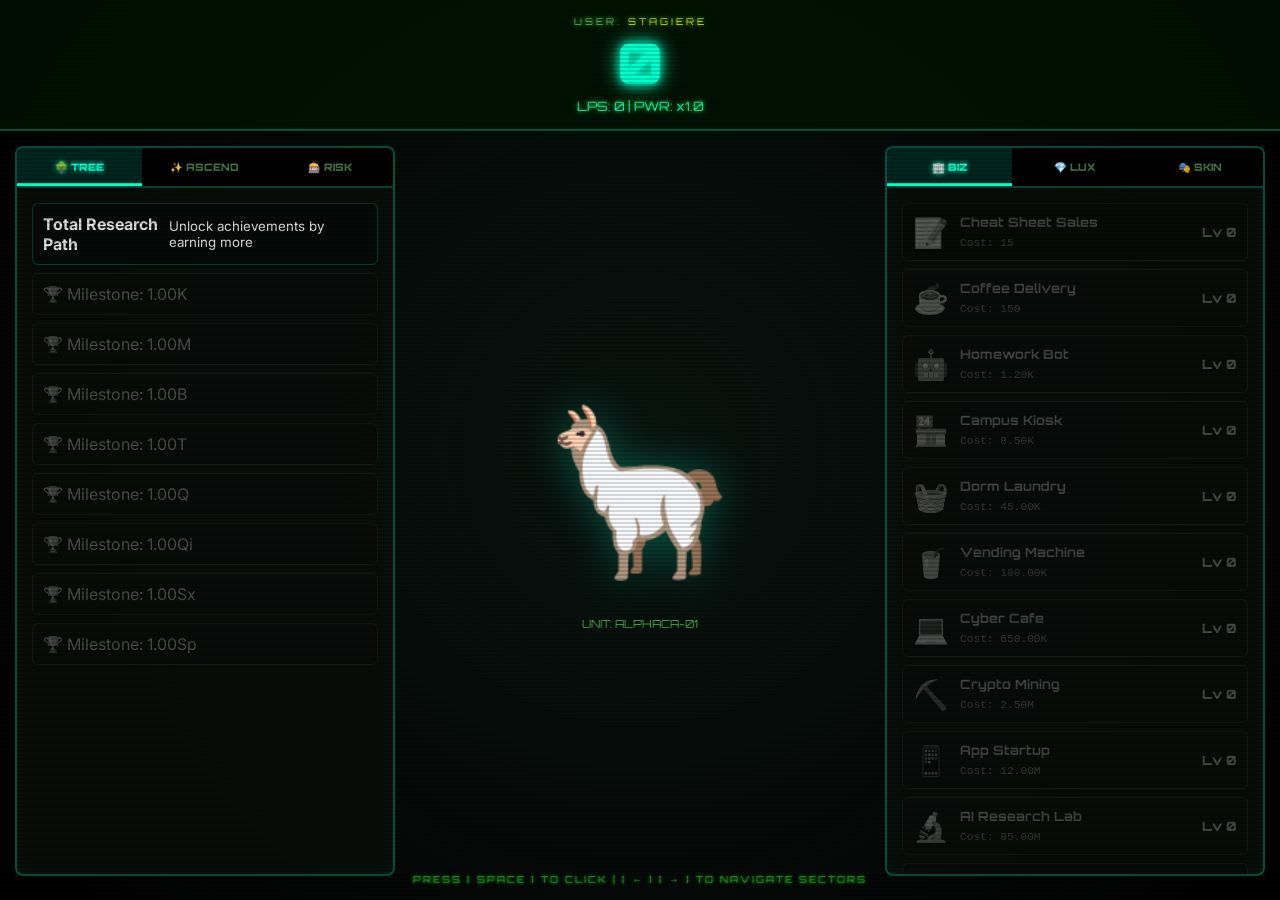
<file: game.html>
<!DOCTYPE html>
<html lang="ru">
<head>
    <meta charset="UTF-8">
    <meta name="viewport" content="width=device-width, initial-scale=1.0, maximum-scale=1.0, user-scalable=no">
    <title>Stanford Neural Link: Project LLAMA [RETRO OS]</title>
    <link href="https://fonts.googleapis.com/css2?family=Orbitron:wght@400;700;900&family=Inter:wght@300;400;700;900&display=swap" rel="stylesheet">
    <style>
        :root {
            --neon: #00ffcc; --accent: #ff0055; --gold: #ffd700; --bg: #020202;
            --glass: rgba(10, 15, 10, 0.85); --border: rgba(0, 255, 204, 0.3);
            --st-red: #8c1515;
            --terminal-green: #33ff33;
        }
        body {
            margin: 0; background: var(--bg); color: #e0e0e0; font-family: 'Inter', sans-serif;
            overflow: hidden; height: 100vh; display: flex; flex-direction: column;
            background-image: radial-gradient(circle at 50% 50%, #0a1510 0%, var(--bg) 90%);
        }

        /* RETRO CRT SCANLINES EFFECT */
        .scanlines {
            position: fixed; top: 0; left: 0; width: 100vw; height: 100vh;
            background: linear-gradient(rgba(18, 16, 16, 0) 50%, rgba(0, 0, 0, 0.25) 50%);
            background-size: 100% 4px; z-index: 9999; pointer-events: none;
            opacity: 0.6;
        }

        /* Panic Mask */
        #panic-overlay {
            display: none; position: fixed; inset: 0; background: #000; z-index: 999999;
            flex-direction: column; align-items: flex-start; justify-content: flex-start; color: var(--terminal-green);
            font-family: 'Courier New', Courier, monospace; padding: 20px;
        }

        /* Rage Animation */
        @keyframes shake {
            0% { transform: translate(0,0); }
            25% { transform: translate(-3px, 3px); filter: hue-rotate(15deg) contrast(1.5); }
            50% { transform: translate(3px, -3px); }
            100% { transform: translate(0,0); }
        }
        .rage-active { animation: shake 0.05s infinite; border: 2px solid var(--accent) !important; box-shadow: inset 0 0 50px rgba(255,0,85,0.3); }

        header { 
            padding: 15px; text-align: center; border-bottom: 2px solid var(--border); 
            background: rgba(0,20,0,0.8); text-shadow: 0 0 5px var(--terminal-green);
        }
        #score {
            font-family: 'Orbitron'; font-size: 3.5rem; margin: 0; font-weight: 900;
            color: var(--neon); text-shadow: 0 0 10px var(--neon), 0 0 20px var(--neon);
        }

        .main-grid {
            display: grid; grid-template-columns: 380px 1fr 380px; gap: 15px;
            padding: 15px; height: calc(100vh - 140px); box-sizing: border-box;
            position: relative; z-index: 10;
        }

        .panel { 
            background: var(--glass); border: 2px solid var(--border); border-radius: 8px; 
            display: flex; flex-direction: column; overflow: hidden;
            box-shadow: inset 0 0 15px rgba(0,255,204,0.05);
        }
        .tab-nav { display: flex; background: #000; border-bottom: 2px solid var(--border); }
        .tab-btn { 
            flex: 1; padding: 12px; background: none; border: none; color: #447744; 
            font-family: 'Orbitron'; font-size: 0.65rem; cursor: pointer; transition: 0.2s; 
            font-weight: 900; text-transform: uppercase;
        }
        .tab-btn.active { color: var(--neon); background: rgba(0,255,204,0.15); box-shadow: inset 0 -3px 0 var(--neon); text-shadow: 0 0 5px var(--neon); }
        
        .tab-content { display: none; padding: 15px; overflow-y: auto; flex: 1; scrollbar-width: none; }
        .tab-content.active { display: block; }

        /* Stage & Llama */
        #stage { display: flex; flex-direction: column; justify-content: center; align-items: center; position: relative; }
        #llama-main { 
            font-size: 160px; cursor: pointer; user-select: none; transition: transform 0.05s; z-index: 5;
            filter: drop-shadow(0 0 20px rgba(0, 255, 204, 0.3));
        }
        #llama-main:active { transform: scale(0.9); filter: brightness(1.5) drop-shadow(0 0 40px var(--neon)); }

        /* Cards Design */
        .card { 
            background: #050a08; border: 1px solid rgba(0,255,204,0.2); 
            border-radius: 6px; padding: 10px; margin-bottom: 8px; display: flex; 
            align-items: center; cursor: pointer; transition: 0.1s;
        }
        .card:hover { border-color: var(--neon); background: rgba(0,255,204,0.1); transform: translateX(3px); }
        .card.locked { opacity: 0.3; filter: grayscale(1); pointer-events: none; border-color: #333; }
        .b-icon { font-size: 1.8rem; margin-right: 12px; width: 35px; text-align: center; }
        .b-info { flex: 1; }
        .b-info b { display: block; font-family: 'Orbitron'; color: var(--neon); font-size: 0.8rem; }
        .b-info small { color: #5aa; font-size: 0.7rem; font-family: 'Courier New', Courier, monospace; }
        .b-lvl { color: var(--gold); font-family: 'Orbitron'; font-size: 0.8rem; font-weight: 900; }

        /* Casino Styles */
        .game-box { background: rgba(0,0,0,0.5); border: 1px dashed var(--border); border-radius: 8px; padding: 10px; margin-bottom: 15px; }
        .btn { background: var(--neon); color: #000; border: none; padding: 10px; border-radius: 4px; font-weight: 900; font-family: 'Orbitron'; cursor: pointer; width: 100%; font-size: 0.75rem; margin-top: 5px; text-transform: uppercase; transition: 0.2s; }
        .btn:hover { filter: brightness(1.2); }
        .btn:active { transform: scale(0.95); }
        
        .slots-row { display: flex; justify-content: center; gap: 8px; margin: 10px 0; }
        .slot-item { background: #000; width: 50px; height: 50px; display: flex; align-items: center; justify-content: center; border-radius: 6px; border: 1px solid var(--border); font-size: 1.8rem; text-shadow: none; }
        
        .mines-grid { display: grid; grid-template-columns: repeat(3, 1fr); gap: 5px; margin: 10px 0; }
        .mine-cell { background: #0a0a0a; height: 45px; border-radius: 4px; display: flex; align-items: center; justify-content: center; cursor: pointer; border: 1px solid #222; font-size: 1.2rem; }
        .mine-cell:hover { background: #111; border-color: var(--neon); }

        /* Floating Nav Info */
        .nav-hint { 
            position: fixed; bottom: 15px; left: 50%; transform: translateX(-50%);
            font-family: 'Orbitron'; font-size: 0.6rem; color: #383; letter-spacing: 2px;
            text-shadow: 0 0 3px #0f0; z-index: 10;
        }

        #notif { 
            position: fixed; top: -100px; left: 50%; transform: translateX(-50%); 
            background: #000; border: 2px solid var(--gold); padding: 12px 25px; 
            border-radius: 8px; z-index: 10000; transition: 0.4s cubic-bezier(0.175, 0.885, 0.32, 1.275);
            display: flex; align-items: center; gap: 15px; box-shadow: 0 0 20px rgba(255,215,0,0.3);
            font-family: 'Orbitron';
        }
        #notif.show { top: 20px; }
        
        .float-text { position: fixed; font-family: 'Orbitron'; font-weight: 900; pointer-events: none; animation: floatUp 0.6s ease-out forwards; z-index: 1000; font-size: 1.2rem; text-shadow: 0 0 5px var(--neon); }
        @keyframes floatUp { 0% { opacity: 1; transform: translateY(0) scale(1.2); } 100% { opacity: 0; transform: translateY(-80px) scale(0.8); } }
    </style>
</head>
<body id="game-body">

<div class="scanlines"></div>

<div id="panic-overlay">
    <h2>STANFORD OS v1.0.4</h2>
    <p>> Root access required.</p>
    <p>> Terminal locked. Input key:</p>
    <input type="text" id="panic-input" style="background:transparent; border:none; border-bottom:1px solid #3f3; color:#3f3; outline:none; font-family:monospace; font-size:1.2rem;" autofocus autocomplete="off">
</div>

<div id="notif"><span id="n-icon" style="font-size:1.5rem">🏆</span> <div><b id="n-title" style="color:var(--gold)">ACHIEVEMENT</b><br><small id="n-desc" style="color:#aaa;">Milestone reached</small></div></div>

<header>
    <div style="font-family:'Orbitron'; font-size:0.6rem; color:#6a6; letter-spacing: 3px;">USER: <span id="rank-name" style="color:var(--gold)">STAGIERE</span></div>
    <h1 id="score">0</h1>
    <div style="font-family:'Orbitron'; font-size:0.8rem; color:var(--neon)">
        LPS: <span id="lps-val">0</span> | PWR: x<span id="click-val">1.0</span>
        <span id="rage-ui" style="color:var(--accent); display:none; margin-left:10px; text-shadow: 0 0 5px red;">[ OVERLOAD ]</span>
    </div>
</header>

<div class="main-grid">
    <div class="panel">
        <div class="tab-nav">
            <button class="tab-btn active" onclick="tab('L', 't-tree')">🌳 TREE</button>
            <button class="tab-btn" onclick="tab('L', 't-legacy')">✨ ASCEND</button>
            <button class="tab-btn" onclick="tab('L', 't-casino')">🎰 RISK</button>
        </div>
        
        <div id="t-tree" class="tab-content active"><div id="tree-list"></div></div>
        
        <div id="t-legacy" class="tab-content">
            <h2 style="color:var(--gold); font-family:'Orbitron';">Legacy Protocol</h2>
            <p style="font-size:0.8rem; color:#888;">Сбросьте систему. Вы получите <b>Золотое Руно</b>. Каждый уровень даёт +100% к силе клика навсегда.</p>
            <div id="leg-avail" style="font-size:1.2rem; color:var(--neon); margin:20px 0; font-family:'Orbitron'">Available: +0</div>
            <button class="btn" style="background:var(--gold); color:black;" onclick="prestige()">ASCEND NOW</button>
        </div>
        
        <div id="t-casino" class="tab-content">
            <p style="color:var(--gold); font-size:0.7rem; font-family:'Orbitron';">UNAUTHORIZED GAMBLING PORTAL</p>
            
            <div class="game-box">
                <b style="color:var(--gold); font-family:'Orbitron';">🎰 NEURAL SLOTS</b>
                <div class="slots-row"><div class="slot-item" id="sl1">💎</div><div class="slot-item" id="sl2">💎</div><div class="slot-item" id="sl3">💎</div></div>
                <button class="btn" onclick="playSlots()">SPIN (-2,000)</button>
            </div>
            
            <div class="game-box">
                <div style="display:flex; justify-content:space-between; font-family:'Orbitron';"><b>💣 DATA MINES</b> <span id="m-mult" style="color:var(--neon)">x1.0</span></div>
                <div class="mines-grid" id="m-grid"></div>
                <button id="m-start" class="btn" onclick="startMines()">STAKE (-5,000)</button>
                <button id="m-cash" class="btn" style="display:none; background:var(--gold)" onclick="cashMines()">CASH OUT</button>
            </div>
            
            <div class="game-box">
                <b style="font-family:'Orbitron';">🔴 ROULETTE</b>
                <div id="r-res" style="text-align:center; padding:10px; border:1px solid var(--border); margin:5px 0; font-family:'Orbitron'; background:#000;">READY</div>
                <div style="display:grid; grid-template-columns:1fr 1fr; gap:5px;">
                    <button class="btn" style="background:#ff0055; color:white" onclick="playRoulette('red')">RED</button>
                    <button class="btn" style="background:#222; color:white; border: 1px solid #444;" onclick="playRoulette('black')">BLACK</button>
                </div>
            </div>
        </div>
    </div>

    <div id="stage">
        <div id="llama-main" onclick="tap(event)">🦙</div>
        <div style="margin-top:30px; font-family:'Orbitron'; font-size:0.7rem; color:#4a4;" id="skin-label">UNIT: ALPHACA-01</div>
    </div>

    <div class="panel">
        <div class="tab-nav">
            <button class="tab-btn active" onclick="tab('R', 't-biz')">🏢 BIZ</button>
            <button class="tab-btn" onclick="tab('R', 't-lux')">💎 LUX</button>
            <button class="tab-btn" onclick="tab('R', 't-skins')">🎭 SKIN</button>
        </div>
        <div id="t-biz" class="tab-content active"><div id="biz-list"></div></div>
        <div id="t-lux" class="tab-content"><div id="lux-list"></div></div>
        <div id="t-skins" class="tab-content"><div id="skin-list"></div></div>
    </div>
</div>

<div class="nav-hint">PRESS [ SPACE ] TO CLICK | [ ← ] [ → ] TO NAVIGATE SECTORS</div>

<script>
    // --- DATABASE (30 BIZ, 20 LUX, 30 SKINS) ---
    const DB = {
        biz: [
            {n:"Cheat Sheet Sales", i:"📝", c:15, lps:2},
            {n:"Coffee Delivery", i:"☕", c:150, lps:8},
            {n:"Homework Bot", i:"🤖", c:1200, lps:45},
            {n:"Campus Kiosk", i:"🏪", c:8500, lps:180},
            {n:"Dorm Laundry", i:"🧺", c:45000, lps:750},
            {n:"Vending Machine", i:"🥤", c:180000, lps:2200},
            {n:"Cyber Cafe", i:"💻", c:650000, lps:6800},
            {n:"Crypto Mining", i:"⛏️", c:2.5e6, lps:24000},
            {n:"App Startup", i:"📱", c:12e6, lps:95000},
            {n:"AI Research Lab", i:"🔬", c:85e6, lps:450000},
            {n:"Stock Agency", i:"📈", c:450e6, lps:2.1e6},
            {n:"Stanford Hub", i:"🏛️", c:2e9, lps:12e6},
            {n:"Robotics Plant", i:"🦾", c:15e9, lps:85e6},
            {n:"Sat-Link Tower", i:"📡", c:95e9, lps:480e6},
            {n:"Bio-Eng Center", i:"🧬", c:600e9, lps:2.8e9},
            {n:"Fusion Reactor", i:"☢️", c:4.5e12, lps:18e9},
            {n:"Global Bank", i:"🏦", c:35e12, lps:140e9},
            {n:"Moon Drilling", i:"🌑", c:280e12, lps:950e9},
            {n:"Mars Colony", i:"🚀", c:2.1e15, lps:8.5e12},
            {n:"Asteroid Mining", i:"☄️", c:18e15, lps:65e12},
            {n:"Dyson Swarm", i:"☀️", c:150e15, lps:480e12},
            {n:"Galaxy Trade", i:"🌌", c:1.2e18, lps:3.5e15},
            {n:"Wormhole Hub", i:"🕳️", c:15e18, lps:42e15},
            {n:"Time Agency", i:"⏳", c:180e18, lps:550e15},
            {n:"Dimension Lab", i:"🔮", c:1.5e21, lps:4.1e18},
            {n:"Void Harvester", i:"🌑", c:12e21, lps:38e18},
            {n:"Matrix Server", i:"💾", c:95e21, lps:290e18},
            {n:"God Protocol", i:"✨", c:1.5e24, lps:4.5e21},
            {n:"Reality Editor", i:"🎨", c:18e24, lps:52e21},
            {n:"Singularity", i:"👁️", c:150e24, lps:480e21}
        ],
        lux: [
            {n:"Golden Watch", i:"⌚", c:50000},
            {n:"Designer Suit", i:"👔", c:250000},
            {n:"Supercar", i:"🏎️", c:1.5e6},
            {n:"Luxury Jet", i:"🛩️", c:25e6},
            {n:"Ocean Villa", i:"🏖️", c:180e6},
            {n:"Skyscraper", i:"🏙️", c:1.2e9},
            {n:"Private Island", i:"🏝️", c:8.5e9},
            {n:"Space Yacht", i:"🛸", c:45e9},
            {n:"Diamond Palace", i:"💎", c:280e9},
            {n:"Moon Estate", i:"🌑", c:1.5e12},
            {n:"Mars Valley", i:"🚀", c:12e12},
            {n:"Private Star", i:"⭐", c:180e12},
            {n:"Golden Fleet", i:"🚢", c:1.2e15},
            {n:"Army Group", i:"🪖", c:15e15},
            {n:"Nation State", i:"🗺️", c:250e15},
            {n:"Orbital Ring", i:"💍", c:1.8e18},
            {n:"Planetary Core", i:"🌎", c:15e18},
            {n:"Nebula Cloud", i:"☁️", c:120e18},
            {n:"Galaxy Core", i:"🌀", c:1.5e21},
            {n:"The Universe", i:"🌌", c:100e21}
        ],
        skins: ["🦙","🐱","🐶","🦊","🦁","🐯","🐮","🐽","🐨","🐻","🐼","🦄","🦖","🐲","👾","🤖","👻","🤡","🗿","👽","🧙","🧞","💂","👩‍🔬","🦸","👑","💎","🌈","🔥","⚡"]
    };

    let state = {
        cash: 0, total: 0,
        biz: {}, lux: [], ach: [],
        skin: "🦙", legacy: 0,
        rage: 0, lastClick: 0
    };

    // --- NAVIGATION & HOTKEYS ---
    window.addEventListener('keydown', (e) => {
        // Убрали баг с зажатием: срабатывает только 1 раз при нажатии
        if(e.code === 'Space') {
            e.preventDefault();
            if(e.repeat) return; 
            
            // Центр экрана для текста при клике пробелом
            let rect = document.getElementById('llama-main').getBoundingClientRect();
            tap({ clientX: rect.left + rect.width / 2, clientY: rect.top + rect.height / 2 });
        }
        
        if(e.key === 'ArrowRight') window.location.href = 'corp.html';
        if(e.key === 'ArrowLeft') window.location.href = 'country.html';
        if(e.key === '`') { document.getElementById('panic-overlay').style.display = 'flex'; document.getElementById('panic-input').focus(); }
    });

    document.getElementById('panic-input').addEventListener('input', (e) => {
        if(e.target.value.toLowerCase() === 'llama') {
            document.getElementById('panic-overlay').style.display = 'none';
            e.target.value = '';
        }
    });

    // --- GAME ENGINE ---
    function init() {
        let saved = localStorage.getItem('stanford_v5_save');
        if(saved) state = Object.assign(state, JSON.parse(saved));
        renderAll();
        setInterval(tick, 100);
    }

    function tick() {
        let lps = getLPS();
        state.cash += lps/10; state.total += lps/10;
        if(state.rage > 0) {
            state.rage = Math.max(0, state.rage - 0.05);
            if(state.rage < 2) stopRage();
        }
        updateUI();
    }

    function tap(e) {
        let now = Date.now();
        if(now - state.lastClick < 150) state.rage += 0.2;
        else state.rage = Math.max(0, state.rage - 0.3);
        state.lastClick = now;

        let bonus = 1 + (state.ach.length * 0.05);
        let clickVal = (1 + state.legacy) * bonus;
        
        if(state.rage >= 2.5) {
            clickVal *= 5;
            startRage();
        }

        state.cash += clickVal; state.total += clickVal;
        spawnText(e.clientX, e.clientY, `+${format(clickVal)}`);
        
        // Анимация масштаба
        let img = document.getElementById('llama-main');
        img.style.transform = 'scale(0.9)';
        setTimeout(() => img.style.transform = 'scale(1)', 50);
        
        updateUI();
    }

    function startRage() {
        document.getElementById('game-body').classList.add('rage-active');
        document.getElementById('rage-ui').style.display = 'inline';
    }
    function stopRage() {
        document.getElementById('game-body').classList.remove('rage-active');
        document.getElementById('rage-ui').style.display = 'none';
    }

    function getLPS() {
        let inc = 0;
        DB.biz.forEach((b, i) => inc += (state.biz['b'+i] || 0) * b.lps);
        return inc * (1 + (state.ach.length * 0.05));
    }

    function updateUI() {
        document.getElementById('score').innerText = format(state.cash);
        document.getElementById('lps-val').innerText = format(getLPS());
        document.getElementById('click-val').innerText = (1 + state.legacy).toFixed(1);
        document.getElementById('llama-main').innerText = state.skin;
        
        let leg = Math.max(0, Math.floor(Math.log10(state.total / 1e6)));
        document.getElementById('leg-avail').innerText = `Available: +${leg}`;
        save();
    }

    // --- RENDERING ---
    function renderAll() {
        renderBiz(); renderLux(); renderSkins(); renderTree();
    }

    function renderBiz() {
        const list = document.getElementById('biz-list');
        list.innerHTML = DB.biz.map((b, i) => {
            let lvl = state.biz['b'+i] || 0;
            let cost = Math.floor(b.c * Math.pow(1.5, lvl));
            let locked = (b.c > 1e12 && state.total < b.c / 5);
            return `<div class="card ${state.cash < cost || locked ? 'locked' : ''}" onclick="buyBiz(${i}, ${cost})">
                <div class="b-icon">${locked ? '🔒' : b.i}</div>
                <div class="b-info"><b>${locked ? 'CLASSIFIED' : b.n}</b><small>Cost: ${format(cost)}</small></div>
                <div class="b-lvl">Lv ${lvl}</div>
            </div>`;
        }).join('');
    }

    function renderLux() {
        const list = document.getElementById('lux-list');
        list.innerHTML = DB.lux.map((l, i) => {
            let owned = state.lux.includes(i);
            return `<div class="card ${state.cash < l.c && !owned ? 'locked' : ''}" onclick="buyLux(${i}, ${l.c})">
                <div class="b-icon">${l.i}</div>
                <div class="b-info"><b>${l.n}</b><small>Cost: ${format(l.c)}</small></div>
                <div class="b-lvl" style="color:${owned ? 'var(--neon)' : 'var(--gold)'}">${owned ? 'OWNED ✓' : ''}</div>
            </div>`;
        }).join('');
    }

    function renderSkins() {
        const list = document.getElementById('skin-list');
        list.innerHTML = DB.skins.map((s, i) => `
            <div class="card" onclick="setSkin('${s}', ${i * 1e6})">
                <div class="b-icon">${s}</div>
                <div class="b-info"><b>Skin Code: 0x0${i}</b><small>Unlock: ${format(i * 1e6)} total</small></div>
            </div>
        `).join('');
    }

    function renderTree() {
        const tree = document.getElementById('tree-list');
        tree.innerHTML = `<div class="card"><b>Total Research Path</b><br><small>Unlock achievements by earning more</small></div>` + 
        [1e3, 1e6, 1e9, 1e12, 1e15, 1e18, 1e21, 1e24].map(req => `
            <div class="card ${state.total >= req ? '' : 'locked'}">🏆 Milestone: ${format(req)}</div>
        `).join('');
    }

    // --- ACTIONS ---
    window.buyBiz = (idx, c) => { if(state.cash >= c) { state.cash -= c; state.biz['b'+idx] = (state.biz['b'+idx] || 0) + 1; renderBiz(); }};
    window.buyLux = (idx, c) => { if(state.cash >= c && !state.lux.includes(idx)) { state.cash -= c; state.lux.push(idx); renderLux(); }};
    window.setSkin = (s, req) => { if(state.total >= req) { state.skin = s; updateUI(); }};
    
    window.prestige = () => {
        let leg = Math.max(0, Math.floor(Math.log10(state.total / 1e6)));
        if(leg > 0 && confirm("WARNING: Ascension will format C: drive (Reset Biz/Cash). Power remains. Continue?")) {
            state.legacy += leg; state.cash = 0; state.total = 0; state.biz = {}; state.lux = [];
            save(); location.reload();
        }
    };

    // --- CASINO LOGIC (FIXED) ---
    function playSlots() {
        if(state.cash < 2000) return; // FIX: Protect against negative money
        state.cash -= 2000;
        updateUI();
        const syms = ["🦙","💎","7️⃣","🍒","🔥"];
        let t = 0;
        let iv = setInterval(() => {
            document.getElementById('sl1').innerText = syms[Math.floor(Math.random()*5)];
            document.getElementById('sl2').innerText = syms[Math.floor(Math.random()*5)];
            document.getElementById('sl3').innerText = syms[Math.floor(Math.random()*5)];
            if(++t > 15) {
                clearInterval(iv);
                let res = [syms[Math.floor(Math.random()*5)], syms[Math.floor(Math.random()*5)], syms[Math.floor(Math.random()*5)]];
                // 10% шанс на джекпот
                if(Math.random() < 0.1) res = [res[0], res[0], res[0]]; 
                document.getElementById('sl1').innerText = res[0]; 
                document.getElementById('sl2').innerText = res[1]; 
                document.getElementById('sl3').innerText = res[2];
                if(res[0] === res[1] && res[1] === res[2]) { 
                    state.cash += 60000; 
                    showNotif("JACKPOT! +60,000", "🎰"); 
                }
                updateUI();
            }
        }, 50);
    }

    let mActive = false, mMult = 1.0, bomb = -1;
    function startMines() {
        if(state.cash < 5000 || mActive) return; // FIX
        state.cash -= 5000; mActive = true; mMult = 1.0; bomb = Math.floor(Math.random()*9);
        document.getElementById('m-start').style.display = 'none';
        document.getElementById('m-cash').style.display = 'block';
        document.getElementById('m-mult').innerText = 'x1.0';
        document.getElementById('m-grid').innerHTML = Array.from({length:9}).map((_,i) => `<div class="mine-cell" onclick="hitMine(${i})">❓</div>`).join('');
        updateUI();
    }
    
    window.hitMine = function(i) {
        if(!mActive) return;
        let c = document.getElementById('m-grid').children[i];
        if(c.innerText !== '❓') return; // Защита от двойного клика
        
        if(i === bomb) { 
            c.innerText = '💣'; 
            c.style.background = 'var(--accent)';
            mActive = false; 
            showNotif("SYSTEM CRASH!", "💥");
            setTimeout(() => { 
                document.getElementById('m-start').style.display = 'block'; 
                document.getElementById('m-cash').style.display = 'none'; 
                document.getElementById('m-grid').innerHTML = '';
            }, 1500); 
        } else { 
            c.innerText = '💎'; 
            mMult += 0.5; 
            document.getElementById('m-mult').innerText = 'x'+mMult.toFixed(1); 
        }
    }
    
    function cashMines() { 
        if(!mActive) return;
        state.cash += 5000 * mMult; 
        mActive = false; 
        showNotif("SAFE! +" + format(5000 * mMult), "💎"); 
        document.getElementById('m-start').style.display = 'block'; 
        document.getElementById('m-cash').style.display = 'none'; 
        document.getElementById('m-grid').innerHTML = '';
        updateUI(); 
    }

    function playRoulette(bet) {
        if(state.cash < 5000) return; // FIX
        state.cash -= 5000;
        updateUI();
        let d = document.getElementById('r-res'); d.innerText = "SPINNING...";
        setTimeout(() => {
            let n = Math.floor(Math.random()*37);
            let c = n === 0 ? 'green' : (n%2 === 0 ? 'black' : 'red');
            d.innerText = n + " (" + c.toUpperCase() + ")";
            d.style.color = c === 'red' ? '#ff0055' : (c === 'green' ? '#00ffcc' : 'white');
            if(bet === c) { 
                state.cash += 10000; 
                showNotif("WIN! +10,000", "🔴"); 
            }
            updateUI();
        }, 800);
    }

    // --- UTILS ---
    function format(n) {
        if(n < 1000) return Math.floor(n);
        let e = Math.floor(Math.log10(n)/3);
        let s = ["","K","M","B","T","Q","Qi","Sx","Sp","Oc","No","Dc"];
        return (n/Math.pow(1000,e)).toFixed(2) + s[e];
    }
    function tab(side, id) {
        const p = document.getElementById(id).parentElement;
        p.querySelectorAll('.tab-content').forEach(c => c.classList.remove('active'));
        p.parentElement.querySelectorAll('.tab-btn').forEach(b => b.classList.remove('active'));
        document.getElementById(id).classList.add('active');
        event.currentTarget.classList.add('active');
    }
    function spawnText(x, y, t) {
        const d = document.createElement('div'); d.className = 'float-text'; d.style.left = x+'px'; d.style.top = y+'px';
        d.style.color = state.rage >= 2.5 ? 'var(--accent)' : 'var(--neon)'; d.innerText = t; document.body.appendChild(d);
        setTimeout(() => d.remove(), 600);
    }
    function showNotif(t, i) {
        document.getElementById('n-title').innerText = t; 
        document.getElementById('n-desc').innerText = ''; 
        document.getElementById('n-icon').innerText = i;
        const n = document.getElementById('notif'); n.classList.add('show');
        setTimeout(() => n.classList.remove('show'), 3000);
    }
    function save() { localStorage.setItem('stanford_v5_save', JSON.stringify(state)); }

    init();
</script>
</body>
</html>
</file>
